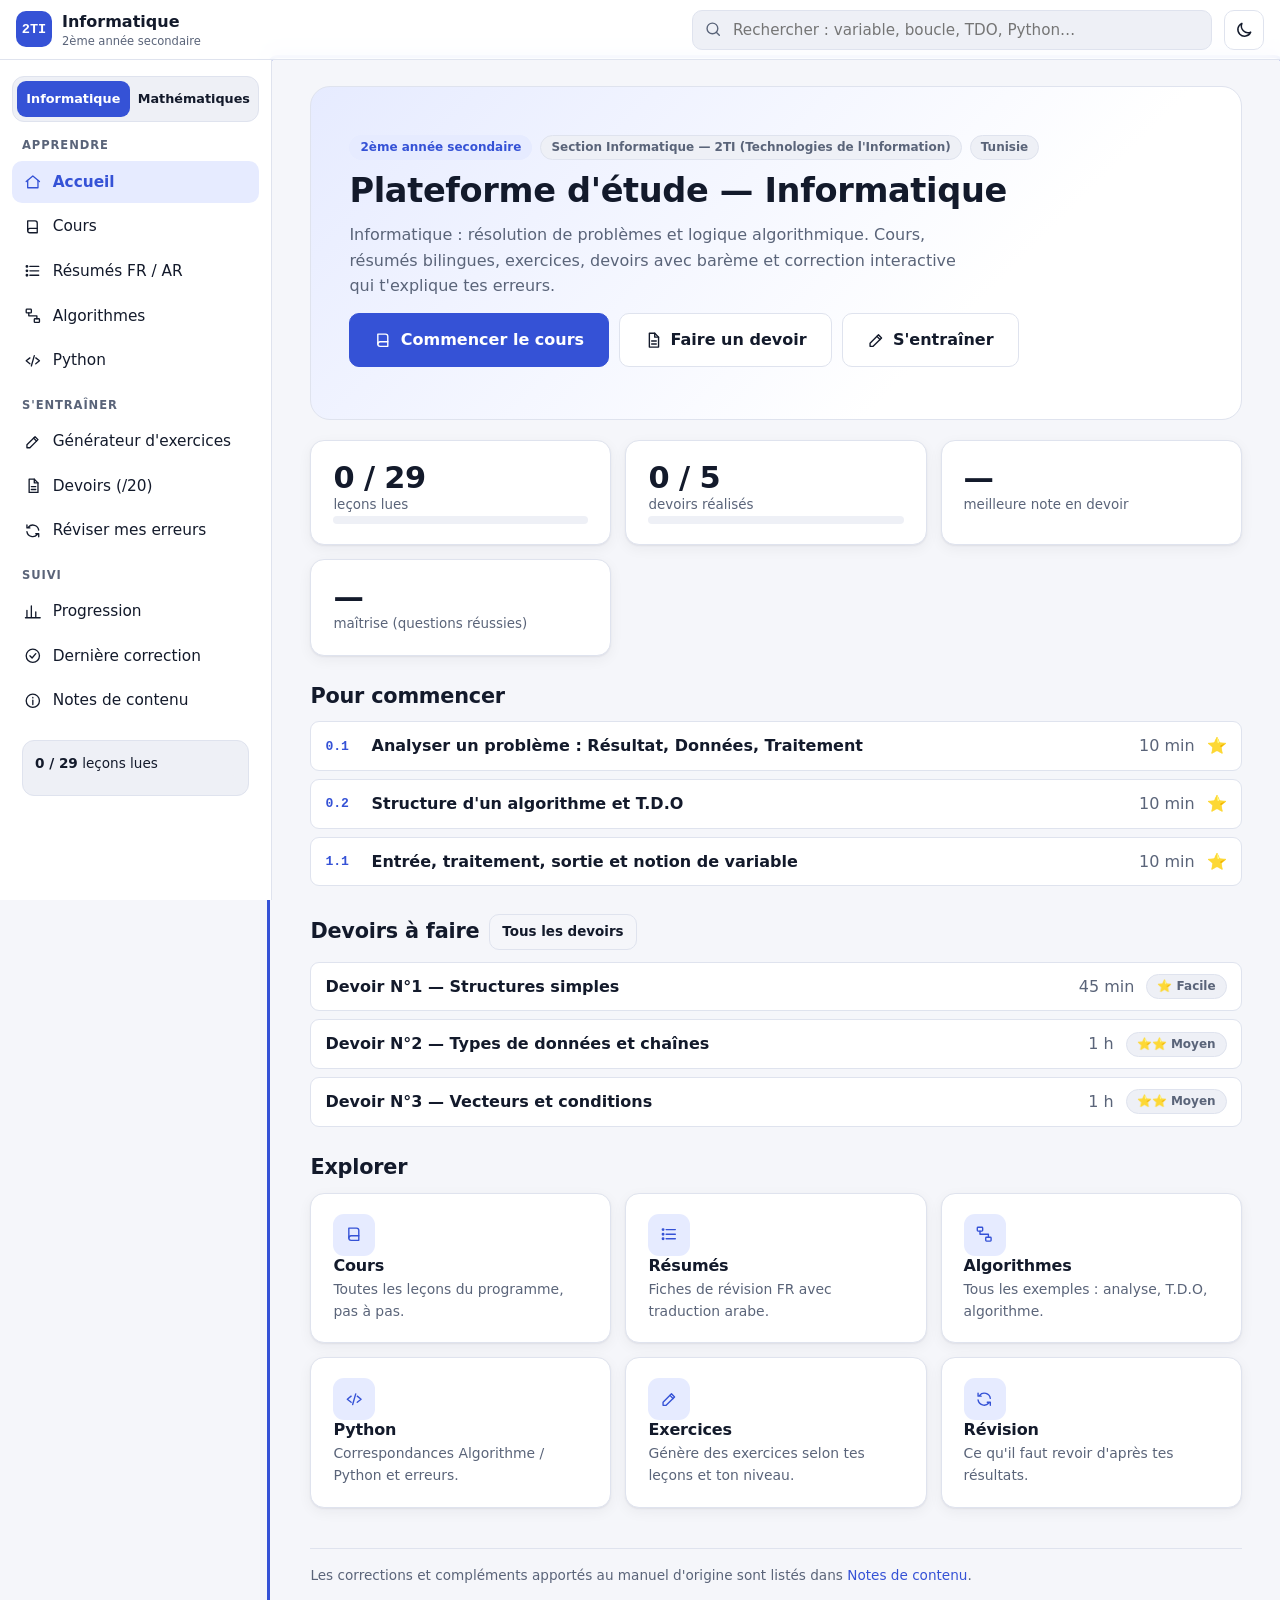
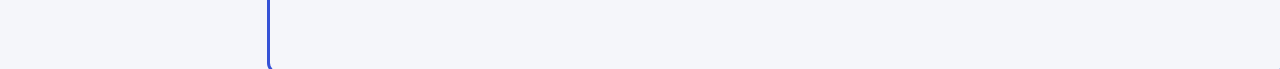
<file: index.html>
<!DOCTYPE html>
<html lang="fr">
<head>
  <meta charset="utf-8">
  <meta name="viewport" content="width=device-width, initial-scale=1">
  <title>Plateforme 2TI — Informatique</title>
  <meta name="description" content="Plateforme d'étude d'informatique pour la 2ème année secondaire (2TI), Tunisie : cours, résumés bilingues FR/AR, exercices, devoirs avec barème et correction interactive.">
  <meta name="theme-color" content="#3552d6">
  <link rel="icon" href="assets/favicon.svg" type="image/svg+xml">
  <link rel="stylesheet" href="css/style.css">
  <link rel="stylesheet" href="css/maths.css">
  <script>
    /* Thème appliqué avant l'affichage pour éviter le clignotement. */
    (function () {
      var t = null;
      try { t = localStorage.getItem("plateforme2ti:theme") || (JSON.parse(localStorage.getItem("plateforme2ti:v1")) || {}).theme; } catch (e) {}
      if (!t) t = window.matchMedia && matchMedia("(prefers-color-scheme: dark)").matches ? "dark" : "light";
      document.documentElement.setAttribute("data-theme", t);
    })();
  </script>
</head>
<body>
  <a class="skip" href="#view">Aller au contenu</a>

  <header class="topbar">
    <button id="menuBtn" class="icon-btn" type="button" aria-label="Ouvrir le menu" aria-expanded="false" aria-controls="sidebar"></button>
    <a class="brand" href="#/accueil" aria-label="Accueil">
      <span class="logo">2TI</span>
      <span>Informatique<small>2ème année secondaire</small></span>
    </a>
    <form id="searchForm" class="search" role="search" autocomplete="off">
      <label class="sr-only" for="searchInput" style="position:absolute;left:-999px">Rechercher</label>
      <input id="searchInput" type="search" placeholder="Rechercher : variable, boucle, TDO, Python…" aria-autocomplete="list" aria-controls="suggest">
      <div id="suggest" class="suggest" hidden></div>
    </form>
    <button id="themeBtn" class="icon-btn" type="button" aria-label="Changer de thème"></button>
  </header>

  <div class="layout">
    <nav id="sidebar" class="sidebar" aria-label="Navigation principale"></nav>
    <div id="scrim" class="scrim"></div>
    <main id="view" tabindex="-1" aria-live="polite"></main>
  </div>

  <noscript><p style="padding:24px">Cette plateforme nécessite JavaScript pour fonctionner.</p></noscript>

  <script>
    window.APP_SUBJECTS = [
      { label: "Informatique", href: "index.html", current: true },
      { label: "Mathématiques", href: "maths/index.html" }
    ];
  </script>
  <script src="data/chapters.js"></script>
  <script src="data/courses-1.js"></script>
  <script src="data/courses-2.js"></script>
  <script src="data/courses-3.js"></script>
  <script src="data/questions-1.js"></script>
  <script src="data/questions-2.js"></script>
  <script src="data/questions-devoirs.js"></script>
  <script src="data/devoirs.js"></script>
  <script src="data/summaries.js"></script>
  <script src="data/refs.js"></script>
  <script src="js/store.js"></script>
  <script src="js/grader.js"></script>
  <script src="js/ui.js"></script>
  <script src="js/views-learn.js"></script>
  <script src="js/views-practice.js"></script>
  <script src="js/app.js"></script>
</body>
</html>
</file>
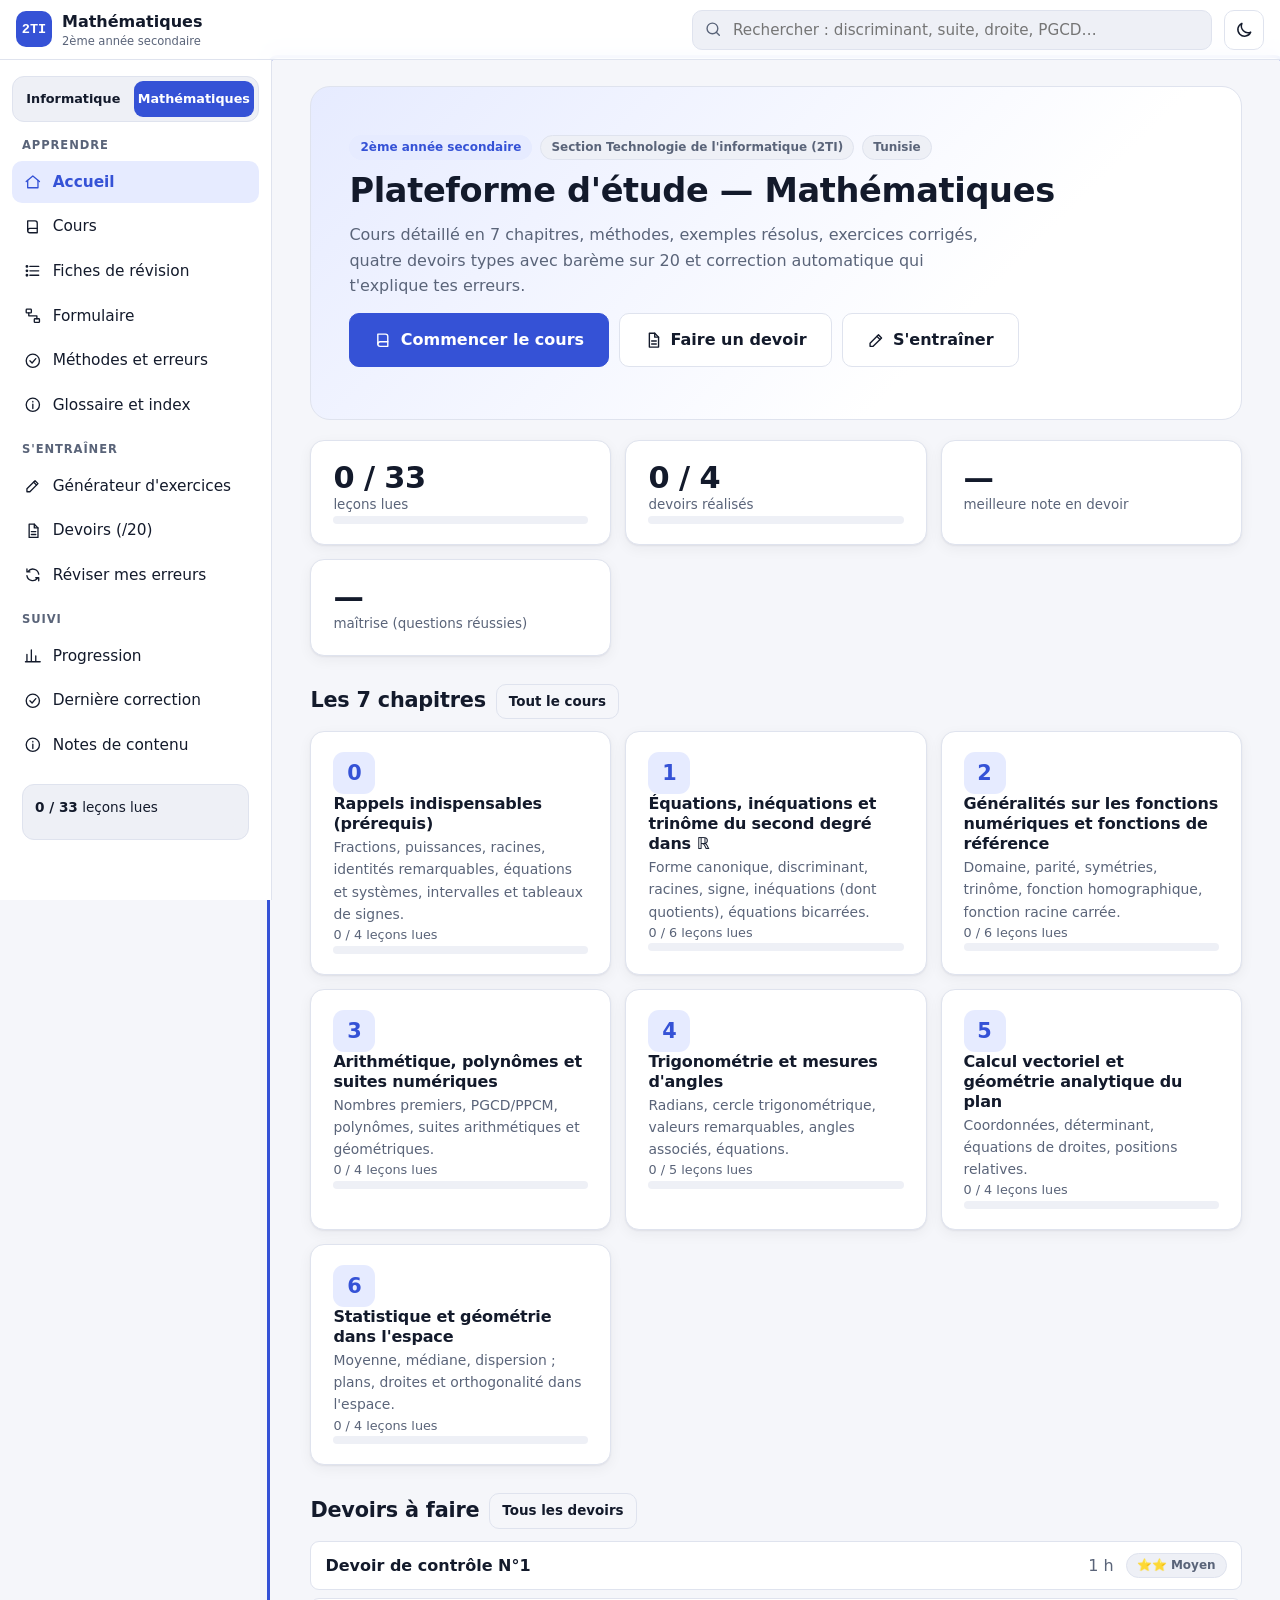
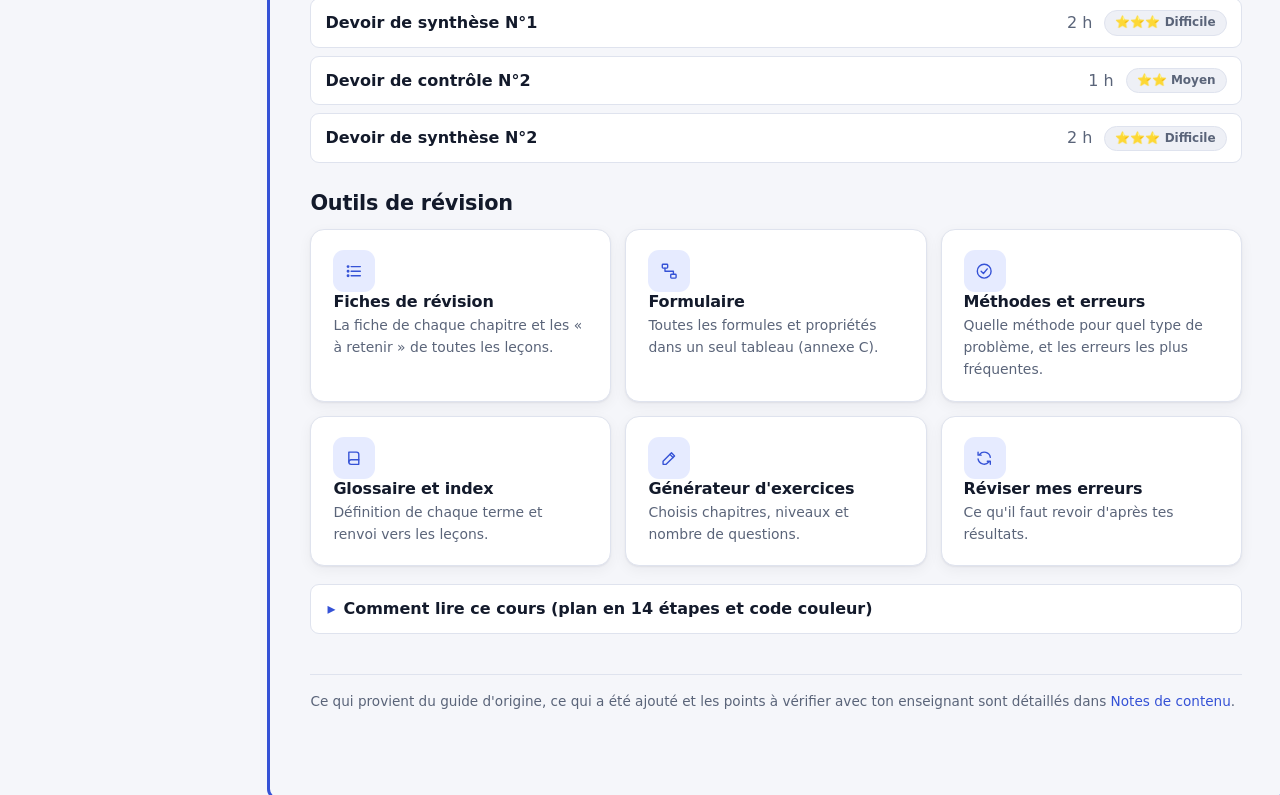
<file: maths/index.html>
<!DOCTYPE html>
<html lang="fr">
<head>
  <meta charset="utf-8">
  <meta name="viewport" content="width=device-width, initial-scale=1">
  <title>Plateforme 2TI — Mathématiques</title>
  <meta name="description" content="Plateforme d'étude de mathématiques pour la 2ème année secondaire, section Technologie de l'informatique (2TI), Tunisie : cours détaillé, méthodes, exercices corrigés, devoirs avec barème sur 20 et correction automatique.">
  <meta name="theme-color" content="#3552d6">
  <link rel="icon" href="../assets/favicon.svg" type="image/svg+xml">
  <link rel="stylesheet" href="../css/style.css">
  <link rel="stylesheet" href="../css/maths.css">
  <script>
    /* Thème appliqué avant l'affichage (partagé avec la matière Informatique). */
    (function () {
      var t = null;
      try { t = localStorage.getItem("plateforme2ti:theme") || (JSON.parse(localStorage.getItem("plateforme2ti:maths:v1")) || {}).theme; } catch (e) {}
      if (!t) t = window.matchMedia && matchMedia("(prefers-color-scheme: dark)").matches ? "dark" : "light";
      document.documentElement.setAttribute("data-theme", t);
    })();
    /* Configuration de la coque (voir js/app.js). */
    window.STORE_KEY = "plateforme2ti:maths:v1";
    window.APP_SUBJECTS = [
      { label: "Informatique", href: "../index.html" },
      { label: "Mathématiques", href: "index.html", current: true }
    ];
    window.APP_NAV = [
      ["", "Apprendre"],
      ["accueil", "Accueil", "home"], ["cours", "Cours", "book"], ["fiches", "Fiches de révision", "list"],
      ["formulaire", "Formulaire", "flow"], ["methodes", "Méthodes et erreurs", "check"], ["glossaire", "Glossaire et index", "info"],
      ["", "S'entraîner"],
      ["exercices", "Générateur d'exercices", "pencil"], ["devoirs", "Devoirs (/20)", "file"],
      ["revision", "Réviser mes erreurs", "refresh"],
      ["", "Suivi"],
      ["progression", "Progression", "chart"], ["correction", "Dernière correction", "check"],
      ["notes", "Notes de contenu", "info"]
    ];
    window.APP_ALIAS = { "": "accueil", lecon: "cours", devoir: "devoirs", recherche: "" };
  </script>
</head>
<body>
  <a class="skip" href="#view">Aller au contenu</a>

  <header class="topbar">
    <button id="menuBtn" class="icon-btn" type="button" aria-label="Ouvrir le menu" aria-expanded="false" aria-controls="sidebar"></button>
    <a class="brand" href="#/accueil" aria-label="Accueil Mathématiques">
      <span class="logo">2TI</span>
      <span>Mathématiques<small>2ème année secondaire</small></span>
    </a>
    <form id="searchForm" class="search" role="search" autocomplete="off">
      <label class="sr-only" for="searchInput" style="position:absolute;left:-999px">Rechercher</label>
      <input id="searchInput" type="search" placeholder="Rechercher : discriminant, suite, droite, PGCD…" aria-autocomplete="list" aria-controls="suggest">
      <div id="suggest" class="suggest" hidden></div>
    </form>
    <button id="themeBtn" class="icon-btn" type="button" aria-label="Changer de thème"></button>
  </header>

  <div class="layout">
    <nav id="sidebar" class="sidebar" aria-label="Navigation principale"></nav>
    <div id="scrim" class="scrim"></div>
    <main id="view" tabindex="-1" aria-live="polite"></main>
  </div>

  <noscript><p style="padding:24px">Cette plateforme nécessite JavaScript pour fonctionner.</p></noscript>

  <script src="data/chapters.js"></script>
  <script src="data/course-m0.js"></script>
  <script src="data/course-m1.js"></script>
  <script src="data/course-m2.js"></script>
  <script src="data/course-m3.js"></script>
  <script src="data/course-m4.js"></script>
  <script src="data/course-m5.js"></script>
  <script src="data/course-m6.js"></script>
  <script src="data/annexes.js"></script>
  <script src="data/questions-m0-m2.js"></script>
  <script src="data/questions-m3-m4.js"></script>
  <script src="data/questions-m5-m6.js"></script>
  <script src="data/questions-devoirs.js"></script>
  <script src="data/devoirs.js"></script>
  <script src="../js/store.js"></script>
  <script src="../js/mathcheck.js"></script>
  <script src="../js/grader.js"></script>
  <script src="../js/ui.js"></script>
  <script src="../js/views-maths.js"></script>
  <script src="../js/views-practice.js"></script>
  <script src="../js/app.js"></script>
</body>
</html>
</file>
<file: css/style.css>
/* ==========================================================================
   Plateforme 2TI — feuille de style (clair / sombre, mobile-first)
   ========================================================================== */
:root {
  --bg: #f5f6fa; --surface: #ffffff; --surface-2: #eef0f6; --border: #dfe3ee; --text: #131a2b; --muted: #5a6479;
  --accent: #3552d6; --accent-ink: #ffffff; --accent-soft: #e6ebff;
  --ok: #17803d; --ok-soft: #e4f6ea; --err: #c0262d; --err-soft: #fdeaea; --warn: #a15c07; --warn-soft: #fff3dc;
  --info: #1b6fa8; --info-soft: #e3f1fb; --star: #8a5cf5; --star-soft: #f0e9ff;
  --code-bg: #101626; --code-text: #e5e9f5; --code-head: #1a2238;
  --tk-kw: #8fb4ff; --tk-str: #a5e3a1; --tk-num: #f6c177; --tk-com: #7a869f; --tk-type: #d9a6f5; --tk-fn: #7ee0d1; --tk-op: #ff9d8a;
  --shadow: 0 1px 2px rgba(15, 23, 42, .06), 0 4px 14px rgba(15, 23, 42, .05);
  --radius: 14px; --radius-sm: 9px; --side-w: 272px; --top-h: 60px;
  --font: Inter, "Segoe UI", system-ui, -apple-system, Roboto, "Helvetica Neue", Arial, sans-serif;
  --mono: "JetBrains Mono", "Fira Code", ui-monospace, SFMono-Regular, Menlo, Consolas, monospace;
  --font-ar: "Noto Naskh Arabic", "Segoe UI", Tahoma, "Geeza Pro", "Arabic Typesetting", Arial, sans-serif;
  color-scheme: light;
}
:root[data-theme="dark"] {
  --bg: #0b1020; --surface: #131a2e; --surface-2: #1b2440; --border: #28335a; --text: #e8ecf8; --muted: #9aa5c4;
  --accent: #7f97ff; --accent-ink: #0b1020; --accent-soft: #1d2748;
  --ok: #4fd183; --ok-soft: #12301f; --err: #ff7b80; --err-soft: #3a1619; --warn: #f0b252; --warn-soft: #36270d;
  --info: #62b4ec; --info-soft: #122d42; --star: #b896ff; --star-soft: #2a2147;
  --code-bg: #0a0f1d; --code-head: #151d34; --shadow: 0 1px 2px rgba(0, 0, 0, .4), 0 6px 20px rgba(0, 0, 0, .25);
  color-scheme: dark;
}
* { box-sizing: border-box; }
html { scroll-behavior: smooth; -webkit-text-size-adjust: 100%; }
body { margin: 0; background: var(--bg); color: var(--text); font: 16px/1.6 var(--font); -webkit-font-smoothing: antialiased; }
a { color: var(--accent); text-decoration: none; }
a:hover { text-decoration: underline; }
:focus-visible { outline: 3px solid var(--accent); outline-offset: 2px; border-radius: 6px; }
h1, h2, h3, h4 { line-height: 1.25; margin: 0 0 .5em; letter-spacing: -.01em; }
h1 { font-size: clamp(1.6rem, 3.4vw, 2.1rem); }
h2 { font-size: 1.3rem; }
h3 { font-size: 1.1rem; }
p { margin: 0 0 .8em; }
code { font: .88em/1.4 var(--mono); background: var(--surface-2); border: 1px solid var(--border); padding: .08em .38em; border-radius: 6px; white-space: pre-wrap; }
ul, ol { padding-left: 1.3em; margin: 0 0 .8em; }
li { margin: .25em 0; }
.skip { position: absolute; left: -999px; top: 8px; background: var(--accent); color: var(--accent-ink); padding: 8px 14px; border-radius: 8px; z-index: 100; }
.skip:focus { left: 8px; }
.icon { display: inline-flex; width: 1.15em; height: 1.15em; flex: none; vertical-align: -.2em; }
.icon svg { width: 100%; height: 100%; }
.muted { color: var(--muted); }
.ltr { unicode-bidi: isolate; direction: ltr; display: inline-block; }

/* ---------- Structure ---------- */
.topbar { position: sticky; top: 0; z-index: 40; height: var(--top-h); display: flex; align-items: center; gap: 12px; padding: 0 16px;
  background: color-mix(in srgb, var(--surface) 92%, transparent); backdrop-filter: blur(8px); border-bottom: 1px solid var(--border); }
.brand { display: flex; align-items: center; gap: 10px; font-weight: 700; color: var(--text); white-space: nowrap; }
.brand:hover { text-decoration: none; }
.logo { display: grid; place-items: center; width: 36px; height: 36px; border-radius: 10px; background: var(--accent); color: var(--accent-ink); font: 700 .85rem var(--mono); }
.brand small { display: block; font-weight: 500; font-size: .72rem; color: var(--muted); margin-top: -3px; }
.icon-btn { display: grid; place-items: center; width: 40px; height: 40px; border: 1px solid var(--border); background: var(--surface); color: var(--text); border-radius: 10px; cursor: pointer; }
.icon-btn:hover { background: var(--surface-2); }
.icon-btn .icon { width: 20px; height: 20px; }
#menuBtn { display: none; }
.search { position: relative; flex: 1; max-width: 520px; margin-left: auto; }
.search input { width: 100%; height: 40px; padding: 0 14px 0 40px; border: 1px solid var(--border); border-radius: 10px; background: var(--surface-2); color: var(--text); font: inherit; font-size: .95rem; }
.search input:focus { background: var(--surface); }
.search .icon { position: absolute; left: 12px; top: 10px; color: var(--muted); }
.suggest { position: absolute; top: 46px; left: 0; right: 0; background: var(--surface); border: 1px solid var(--border); border-radius: 12px; box-shadow: var(--shadow); overflow: hidden; z-index: 60; }
.suggest a { display: block; padding: 10px 14px; color: var(--text); border-bottom: 1px solid var(--border); font-size: .92rem; }
.suggest a:last-child { border-bottom: 0; }
.suggest a:hover, .suggest a:focus { background: var(--accent-soft); text-decoration: none; }
.suggest small { color: var(--muted); margin-left: 6px; }

.layout { display: grid; grid-template-columns: var(--side-w) minmax(0, 1fr); min-height: calc(100vh - var(--top-h)); }
.sidebar { position: sticky; top: var(--top-h); align-self: start; height: calc(100vh - var(--top-h)); overflow-y: auto; padding: 16px 12px 28px; border-right: 1px solid var(--border); background: var(--surface); }
.sidebar .grp { margin: 14px 10px 6px; font-size: .72rem; letter-spacing: .08em; text-transform: uppercase; color: var(--muted); font-weight: 700; }
.nav-link { display: flex; align-items: center; gap: 11px; padding: 9px 12px; margin: 2px 0; border-radius: 10px; color: var(--text); font-weight: 500; font-size: .96rem; }
.nav-link:hover { background: var(--surface-2); text-decoration: none; }
.nav-link[aria-current="page"] { background: var(--accent-soft); color: var(--accent); font-weight: 700; }
.nav-link .count { margin-left: auto; font-size: .75rem; color: var(--muted); }
.side-progress { margin: 18px 10px 0; padding: 12px; border: 1px solid var(--border); border-radius: 12px; font-size: .85rem; background: var(--surface-2); }
.scrim { display: none; }
main { padding: 26px clamp(16px, 3vw, 40px) 72px; width: 100%; max-width: 1060px; margin: 0 auto; outline: none; }
.page-head { margin-bottom: 22px; }
.page-head p { color: var(--muted); max-width: 70ch; }

/* ---------- Fil d'Ariane, badges, boutons ---------- */
.crumbs { display: flex; flex-wrap: wrap; align-items: center; gap: 6px; font-size: .85rem; margin-bottom: 14px; color: var(--muted); }
.crumbs .sep { opacity: .6; }
.crumbs [aria-current] { color: var(--text); font-weight: 600; }
.badge { display: inline-flex; align-items: center; gap: 5px; padding: 2px 10px; border-radius: 999px; font-size: .75rem; font-weight: 600; background: var(--surface-2); color: var(--muted); border: 1px solid var(--border); white-space: nowrap; }
.badge.accent { background: var(--accent-soft); color: var(--accent); border-color: transparent; }
.badge.ok { background: var(--ok-soft); color: var(--ok); border-color: transparent; }
.badge.err { background: var(--err-soft); color: var(--err); border-color: transparent; }
.badge.warn { background: var(--warn-soft); color: var(--warn); border-color: transparent; }
.badge.star { background: var(--star-soft); color: var(--star); border-color: transparent; }
.chips { display: flex; flex-wrap: wrap; gap: 8px; margin: 10px 0; }
.chip { padding: 6px 13px; border-radius: 999px; border: 1px solid var(--border); background: var(--surface); color: var(--text); font: inherit; font-size: .88rem; cursor: pointer; }
.chip:hover { background: var(--surface-2); }
.chip[aria-pressed="true"] { background: var(--accent); color: var(--accent-ink); border-color: var(--accent); }
.btn { display: inline-flex; align-items: center; justify-content: center; gap: 8px; padding: 10px 18px; border-radius: 10px; border: 1px solid var(--border); background: var(--surface); color: var(--text); font: inherit; font-weight: 600; font-size: .94rem; cursor: pointer; text-decoration: none; }
.btn:hover { background: var(--surface-2); text-decoration: none; }
.btn.primary { background: var(--accent); color: var(--accent-ink); border-color: var(--accent); }
.btn.primary:hover { filter: brightness(1.08); }
.btn.ghost { background: transparent; }
.btn.sm { padding: 6px 12px; font-size: .84rem; }
.btn.lg { padding: 13px 24px; font-size: 1rem; }
.btn[aria-pressed="true"] { background: var(--accent-soft); color: var(--accent); border-color: var(--accent); }
.btn-row { display: flex; flex-wrap: wrap; gap: 10px; margin: 14px 0; align-items: center; }

/* ---------- Cartes et grilles ---------- */
.card { background: var(--surface); border: 1px solid var(--border); border-radius: var(--radius); padding: 20px 22px; box-shadow: var(--shadow); margin-bottom: 16px; }
.card > h2:first-child, .card > h3:first-child { margin-top: 0; }
.card.link { display: block; color: var(--text); transition: transform .12s, border-color .12s; }
.card.link:hover { text-decoration: none; border-color: var(--accent); transform: translateY(-2px); }
.grid { display: grid; gap: 14px; grid-template-columns: repeat(auto-fill, minmax(260px, 1fr)); }
.grid .card { margin-bottom: 0; }
.stat { text-align: left; }
.stat .num { font-size: 1.9rem; font-weight: 800; letter-spacing: -.02em; line-height: 1.1; }
.stat .lbl { font-size: .84rem; color: var(--muted); }
.hero { background: linear-gradient(135deg, var(--accent-soft), var(--surface) 70%); border: 1px solid var(--border); border-radius: 20px; padding: clamp(20px, 4vw, 38px); margin-bottom: 20px; }
.hero h1 { margin-bottom: .3em; }
.hero p { max-width: 62ch; color: var(--muted); }
.tile { display: flex; gap: 14px; align-items: flex-start; }
.tile .ico { display: grid; place-items: center; width: 42px; height: 42px; border-radius: 11px; background: var(--accent-soft); color: var(--accent); flex: none; }
.tile h3 { margin: 0 0 2px; font-size: 1rem; }
.tile p { margin: 0; font-size: .87rem; color: var(--muted); }
.bar { height: 8px; border-radius: 99px; background: var(--surface-2); overflow: hidden; }
.bar > span { display: block; height: 100%; background: var(--accent); border-radius: 99px; transition: width .4s; }
.bar.ok > span { background: var(--ok); } .bar.warn > span { background: var(--warn); } .bar.err > span { background: var(--err); }
.row { display: flex; align-items: center; gap: 12px; }
.row.between { justify-content: space-between; }
.row.wrap { flex-wrap: wrap; }
.sec-title { display: flex; align-items: center; gap: 10px; margin: 28px 0 12px; }
.sec-title h2 { margin: 0; }
.empty { text-align: center; padding: 34px 20px; border: 2px dashed var(--border); border-radius: var(--radius); color: var(--muted); }
.empty strong { display: block; color: var(--text); font-size: 1.05rem; margin-bottom: 4px; }

/* ---------- Leçon ---------- */
.lesson-head { margin-bottom: 18px; }
.lesson-head .meta { display: flex; flex-wrap: wrap; gap: 8px; margin-top: 8px; }
.sec { background: var(--surface); border: 1px solid var(--border); border-radius: var(--radius); padding: 18px 22px; margin-bottom: 14px; box-shadow: var(--shadow); }
.sec > h2 { display: flex; align-items: center; gap: 9px; font-size: 1.08rem; margin-bottom: .6em; color: var(--text); }
.sec > h2 .icon { color: var(--accent); }
.sec.rule { border-left: 5px solid var(--accent); background: var(--accent-soft); }
.sec.errors > h2 .icon { color: var(--warn); }
.sec.express { border-left: 5px solid var(--ok); }
.checklist { list-style: none; padding: 0; }
.checklist li { position: relative; padding-left: 28px; }
.checklist li::before { content: ""; position: absolute; left: 4px; top: .5em; width: 12px; height: 7px; border-left: 3px solid var(--ok); border-bottom: 3px solid var(--ok); transform: rotate(-45deg); }
.checklist.warn li::before { content: "!"; border: 0; transform: none; width: auto; height: auto; top: 0; left: 8px; font-weight: 800; color: var(--warn); }
.callout { border-radius: var(--radius-sm); padding: 12px 16px; margin: 12px 0; border: 1px solid var(--border); border-left-width: 5px; background: var(--info-soft); border-left-color: var(--info); }
.callout-head { display: flex; align-items: center; gap: 8px; margin-bottom: 3px; font-size: .88rem; }
.callout-title { color: var(--muted); font-weight: 600; }
.callout-body { font-size: .95rem; }
.c-trap { background: var(--warn-soft); border-left-color: var(--warn); }
.c-bonus { background: var(--star-soft); border-left-color: var(--star); }
.c-verify { background: var(--surface-2); border-left-color: var(--muted); }
.c-ok { background: var(--ok-soft); border-left-color: var(--ok); }
.example { border: 1px solid var(--border); border-radius: var(--radius); padding: 16px 18px; margin: 14px 0; background: var(--surface); }
.example > h3 { margin: 0 0 6px; }
.enonce { padding: 10px 14px; border-radius: var(--radius-sm); background: var(--surface-2); margin-bottom: 12px; }
.dtr { display: grid; gap: 10px; grid-template-columns: repeat(auto-fit, minmax(210px, 1fr)); }
.dtr > div { border: 1px solid var(--border); border-radius: var(--radius-sm); padding: 10px 14px; }
.dtr h4 { margin: 0 0 4px; font-size: .78rem; text-transform: uppercase; letter-spacing: .07em; color: var(--accent); }
.dtr ul { margin: 0; padding-left: 1.1em; }
.split { display: grid; gap: 12px; grid-template-columns: repeat(2, minmax(0, 1fr)); }
.type-chips { display: flex; flex-wrap: wrap; gap: 8px; margin: 0 0 12px; }
.type-chips span { font: 600 .84rem var(--mono); padding: 4px 10px; border-radius: 8px; background: var(--accent-soft); color: var(--accent); }
.type-chips .const { background: var(--warn-soft); color: var(--warn); }
.nav-bottom { display: flex; justify-content: space-between; gap: 12px; margin-top: 24px; flex-wrap: wrap; }
details.acc { border: 1px solid var(--border); border-radius: var(--radius-sm); background: var(--surface); margin: 10px 0; }
details.acc > summary { cursor: pointer; padding: 11px 16px; font-weight: 600; list-style: none; display: flex; align-items: center; gap: 8px; }
details.acc > summary::-webkit-details-marker { display: none; }
details.acc > summary::before { content: "▸"; transition: transform .15s; color: var(--accent); }
details.acc[open] > summary::before { transform: rotate(90deg); }
details.acc > .acc-body { padding: 4px 16px 14px; }
.lesson-row { display: flex; align-items: center; gap: 12px; padding: 11px 14px; border: 1px solid var(--border); border-radius: var(--radius-sm); margin: 8px 0; background: var(--surface); color: var(--text); }
.lesson-row:hover { border-color: var(--accent); text-decoration: none; }
.lesson-row .num { font: 700 .82rem var(--mono); color: var(--accent); min-width: 2.6em; }
.lesson-row .title { flex: 1; font-weight: 600; }
.lesson-row .tick { color: var(--ok); }

/* ---------- Code, tableaux, onglets ---------- */
.codeblock { margin: 12px 0; border-radius: var(--radius-sm); overflow: hidden; background: var(--code-bg); color: var(--code-text); border: 1px solid #00000033; }
.codeblock figcaption { display: flex; align-items: center; justify-content: space-between; gap: 10px; padding: 6px 10px 6px 14px; background: var(--code-head); font-size: .78rem; color: #9fb0d6; min-height: 34px; }
.copy-btn { display: inline-flex; align-items: center; gap: 6px; background: transparent; color: #c7d2ee; border: 1px solid #3a4770; border-radius: 7px; padding: 3px 9px; font: inherit; font-size: .76rem; cursor: pointer; }
.copy-btn:hover { background: #26325a; }
.copy-btn.ok { color: #7ee0a1; border-color: #7ee0a1; }
.codeblock pre { margin: 0; padding: 12px 16px; overflow-x: auto; font: .88rem/1.65 var(--mono); tab-size: 4; }
.codeblock code { background: none; border: 0; padding: 0; font: inherit; white-space: pre; color: inherit; }
.tk-kw { color: var(--tk-kw); font-weight: 600; } .tk-str { color: var(--tk-str); } .tk-num { color: var(--tk-num); }
.tk-com { color: var(--tk-com); font-style: italic; } .tk-type { color: var(--tk-type); } .tk-fn { color: var(--tk-fn); } .tk-op { color: var(--tk-op); font-weight: 700; }
.table-wrap { overflow-x: auto; margin: 12px 0; border: 1px solid var(--border); border-radius: var(--radius-sm); }
table.tbl { width: 100%; border-collapse: collapse; font-size: .92rem; background: var(--surface); }
.tbl caption { text-align: left; padding: 9px 14px; font-weight: 700; background: var(--surface-2); }
.tbl th, .tbl td { padding: 8px 13px; border-bottom: 1px solid var(--border); text-align: left; vertical-align: top; }
.tbl thead th { background: var(--surface-2); font-size: .8rem; text-transform: uppercase; letter-spacing: .04em; color: var(--muted); white-space: nowrap; }
.tbl tr:last-child td { border-bottom: 0; }
.tabs { margin-top: 6px; }
.tablist { display: flex; gap: 4px; overflow-x: auto; border-bottom: 2px solid var(--border); margin-bottom: 12px; scrollbar-width: thin; }
.tab { flex: none; padding: 9px 14px; border: 0; background: none; color: var(--muted); font: inherit; font-weight: 600; font-size: .9rem; cursor: pointer; border-bottom: 3px solid transparent; margin-bottom: -2px; }
.tab:hover { color: var(--text); }
.tab[aria-selected="true"] { color: var(--accent); border-bottom-color: var(--accent); }
.tabpanel[hidden] { display: none; }

/* ---------- Questions et correction ---------- */
.question { background: var(--surface); border: 1px solid var(--border); border-radius: var(--radius); padding: 16px 20px; margin: 14px 0; scroll-margin-top: 80px; }
.q-head { display: flex; flex-wrap: wrap; align-items: center; gap: 8px; margin-bottom: 8px; }
.q-head strong { margin-right: 4px; }
.q-statement { margin-bottom: 10px; }
.options { display: grid; gap: 8px; margin: 8px 0; }
.opt { display: flex; align-items: flex-start; gap: 10px; padding: 10px 14px; border: 1px solid var(--border); border-radius: var(--radius-sm); cursor: pointer; background: var(--surface); }
.opt:hover { border-color: var(--accent); }
.opt input { margin-top: 5px; accent-color: var(--accent); }
.opt:has(input:checked) { background: var(--accent-soft); border-color: var(--accent); }
.field-grid { display: grid; gap: 10px; grid-template-columns: repeat(auto-fit, minmax(230px, 1fr)); margin: 8px 0; }
.field-grid label { display: grid; gap: 4px; font-size: .88rem; font-weight: 600; }
input[type="text"], input[type="number"], select, textarea { width: 100%; padding: 9px 12px; border: 1px solid var(--border); border-radius: var(--radius-sm); background: var(--surface); color: var(--text); font: inherit; }
textarea.code-in { font: .9rem/1.55 var(--mono); min-height: 130px; resize: vertical; tab-size: 4; background: var(--surface-2); }
input:focus, textarea:focus, select:focus { border-color: var(--accent); outline: 2px solid var(--accent-soft); }
.sym-bar { display: flex; flex-wrap: wrap; gap: 6px; margin-bottom: 6px; align-items: center; font-size: .8rem; color: var(--muted); }
.sym-bar button { min-width: 34px; padding: 3px 9px; border: 1px solid var(--border); background: var(--surface); border-radius: 7px; color: var(--text); font: 700 .95rem var(--mono); cursor: pointer; }
.sym-bar button:hover { background: var(--accent-soft); }
.feedback { margin-top: 14px; padding: 14px 16px; border-radius: var(--radius-sm); border: 1px solid var(--border); border-left-width: 6px; }
.feedback.correct { background: var(--ok-soft); border-left-color: var(--ok); }
.feedback.incorrect { background: var(--err-soft); border-left-color: var(--err); }
.feedback.partial { background: var(--warn-soft); border-left-color: var(--warn); }
.fb-head { display: flex; flex-wrap: wrap; align-items: center; gap: 10px; font-weight: 700; margin-bottom: 8px; }
.fb-score { margin-left: auto; font: 800 1rem var(--mono); }
.fb-block { margin: 10px 0 0; }
.fb-block h4 { margin: 0 0 3px; font-size: .78rem; text-transform: uppercase; letter-spacing: .06em; color: var(--muted); }
.answer-box { padding: 8px 12px; border-radius: 8px; background: var(--surface); border: 1px solid var(--border); white-space: pre-wrap; font-family: var(--mono); font-size: .88rem; overflow-x: auto; }
.checks { list-style: none; padding: 0; margin: 0; font-size: .9rem; }
.checks li { display: flex; gap: 8px; align-items: flex-start; }
.checks .y { color: var(--ok); font-weight: 800; } .checks .n { color: var(--err); font-weight: 800; }
.cat { display: inline-block; font-size: .74rem; font-weight: 700; padding: 1px 9px; border-radius: 999px; background: var(--err-soft); color: var(--err); margin-right: 6px; }
.exercise-head { display: flex; align-items: center; gap: 12px; flex-wrap: wrap; margin: 30px 0 4px; padding-bottom: 8px; border-bottom: 2px solid var(--border); }
.exercise-head h2 { margin: 0; flex: 1; }
.sticky-submit { position: sticky; bottom: 0; z-index: 20; display: flex; gap: 12px; align-items: center; justify-content: space-between; flex-wrap: wrap; padding: 12px 16px; margin-top: 24px; background: var(--surface); border: 1px solid var(--border); border-radius: var(--radius); box-shadow: 0 -4px 20px rgba(0, 0, 0, .08); }

/* ---------- Tableau de bord des résultats ---------- */
.dash { display: grid; gap: 16px; grid-template-columns: minmax(220px, 280px) 1fr; align-items: stretch; margin-bottom: 18px; }
.score-card { text-align: center; padding: 22px; border-radius: 20px; border: 1px solid var(--border); background: var(--surface); box-shadow: var(--shadow); }
.score-card .note { font-size: 3rem; font-weight: 800; letter-spacing: -.03em; line-height: 1; }
.score-card .note small { font-size: 1.2rem; color: var(--muted); font-weight: 600; }
.score-card.good .note { color: var(--ok); } .score-card.mid .note { color: var(--warn); } .score-card.low .note { color: var(--err); }
.score-card .verdict { margin: 8px 0 12px; font-weight: 700; }
.kpis { display: grid; gap: 12px; grid-template-columns: repeat(auto-fit, minmax(130px, 1fr)); }
.kpi { border: 1px solid var(--border); border-radius: var(--radius); padding: 14px; background: var(--surface); }
.kpi .num { font-size: 1.7rem; font-weight: 800; line-height: 1.1; }
.kpi .lbl { font-size: .8rem; color: var(--muted); }
.kpi.ok .num { color: var(--ok); } .kpi.err .num { color: var(--err); } .kpi.warn .num { color: var(--warn); }
.chap-row { display: grid; grid-template-columns: minmax(150px, 1.4fr) 2fr auto; align-items: center; gap: 12px; padding: 8px 0; border-bottom: 1px solid var(--border); }
.chap-row:last-child { border: 0; }
.bareme td:last-child, .bareme th:last-child { text-align: right; white-space: nowrap; }
.review-list { counter-reset: r; list-style: none; padding: 0; }
.review-list li { counter-increment: r; display: flex; gap: 12px; align-items: center; padding: 10px 14px; border: 1px solid var(--border); border-radius: var(--radius-sm); margin: 8px 0; background: var(--surface); }
.review-list li::before { content: counter(r); display: grid; place-items: center; width: 28px; height: 28px; border-radius: 50%; background: var(--warn-soft); color: var(--warn); font-weight: 800; flex: none; }
.review-list .grow { flex: 1; }

/* ---------- Résumés / traduction arabe ---------- */
.sum-chapter { margin-bottom: 30px; scroll-margin-top: 80px; }
.sum-chapter > .row h2 { margin: 0; }
.sum-grid { display: grid; gap: 14px; grid-template-columns: repeat(auto-fill, minmax(300px, 1fr)); margin-top: 12px; }
.sum-card { background: var(--surface); border: 1px solid var(--border); border-radius: var(--radius); padding: 16px 20px; }
.sum-card h3 { font-size: 1rem; color: var(--accent); }
.sum-card ul { margin: 0; }
.ar { direction: rtl; text-align: right; font-family: var(--font-ar); font-size: 1.06em; line-height: 1.95; }
.ar ul, .ar ol { padding-left: 0; padding-right: 1.4em; }
.ar code { direction: ltr; unicode-bidi: isolate; font-family: var(--mono); font-size: .82em; }
.ar .row { flex-direction: row-reverse; }
.express-list li { margin: .5em 0; }
.lang-toggle { font-weight: 700; }
.lang-toggle.is-ar { font-family: var(--font-ar); }

/* ---------- Divers ---------- */
.toast { position: fixed; left: 50%; bottom: 24px; transform: translate(-50%, 20px); opacity: 0; background: var(--text); color: var(--bg); padding: 10px 18px; border-radius: 10px; z-index: 100; transition: .25s; font-size: .9rem; }
.toast.show { opacity: 1; transform: translate(-50%, 0); }
mark { background: #ffe58a; color: #1b1500; padding: 0 2px; border-radius: 3px; }
.result-item { display: block; padding: 12px 16px; border: 1px solid var(--border); border-radius: var(--radius-sm); background: var(--surface); margin: 8px 0; color: var(--text); }
.result-item:hover { border-color: var(--accent); text-decoration: none; }
.result-item p { margin: 3px 0 0; color: var(--muted); font-size: .9rem; }
.footer-note { margin-top: 40px; padding-top: 16px; border-top: 1px solid var(--border); font-size: .85rem; color: var(--muted); }
.gen-lessons { display: grid; gap: 4px 18px; grid-template-columns: repeat(auto-fill, minmax(260px, 1fr)); }
.gen-lessons label { display: flex; gap: 8px; align-items: flex-start; font-size: .92rem; padding: 3px 0; }

/* ---------- Responsive ---------- */
@media (max-width: 960px) {
  #menuBtn { display: grid; }
  .layout { grid-template-columns: 1fr; }
  .sidebar { position: fixed; z-index: 55; top: var(--top-h); left: 0; bottom: 0; width: min(300px, 86vw); height: auto; transform: translateX(-102%); transition: transform .2s; box-shadow: var(--shadow); }
  body.menu-open .sidebar { transform: none; }
  body.menu-open .scrim { display: block; position: fixed; inset: var(--top-h) 0 0 0; background: rgba(5, 10, 25, .5); z-index: 50; }
  .brand small { display: none; }
  .dash { grid-template-columns: 1fr; }
}
@media (max-width: 640px) {
  .split { grid-template-columns: 1fr; }
  .chap-row { grid-template-columns: 1fr; gap: 4px; }
  .brand span:not(.logo) { display: none; }
  main { padding-top: 18px; }
  .sec, .card { padding: 16px; }
  .sticky-submit { position: static; }
}
@media (prefers-reduced-motion: reduce) { * { transition: none !important; scroll-behavior: auto !important; } }
@media print { .topbar, .sidebar, .sticky-submit, .btn-row, .nav-bottom { display: none !important; } .layout { display: block; } body { background: #fff; } }
</file>
<file: css/maths.css>
/* ==========================================================================
   Mathématiques — styles propres au contenu converti du document Word
   (encadrés, exemples, exercices, tableaux, figures, dialecte tunisien).
   ========================================================================== */
:root {
  --dia-soft: #fcf8e3; --dia: #9a7b0a;
  --math-font: "Cambria Math", "STIX Two Math", "Noto Sans Math", "Segoe UI Symbol", var(--font);
}
:root[data-theme="dark"] { --dia-soft: #2f2a12; --dia: #e3c04a; }

/* Sélecteur de matière */
.subject-switch { display: flex; gap: 4px; margin: 0 0 12px; padding: 4px; background: var(--surface-2); border: 1px solid var(--border); border-radius: 12px; }
.subject-switch .subj { flex: 1; text-align: center; padding: 8px 4px; border-radius: 9px; font-size: .8rem; white-space: nowrap; font-weight: 600; color: var(--text); }
.subject-switch .subj:hover { text-decoration: none; background: var(--surface); }
.subject-switch .subj.on { background: var(--accent); color: var(--accent-ink); }

/* Contenu des leçons */
.lesson-html { font-size: 1rem; line-height: 1.7; overflow-wrap: anywhere; }
.lesson-html p { margin: 0 0 .65em; }
.lesson-html p.calc { margin-left: 1.1em; padding-left: .8em; border-left: 3px solid var(--border); font-family: var(--math-font); white-space: pre-wrap; }
.lesson-html p.ctr { text-align: center; font-family: var(--math-font); white-space: pre-wrap; }
.lesson-html .box p.ctr { font-size: 1.04rem; }
.lesson-html p.rtl, .lesson-html .rtl { direction: rtl; text-align: right; font-family: var(--font-ar); font-size: 1.05rem; line-height: 1.95; }
.lesson-html strong { font-weight: 700; }

.box { border: 1px solid var(--border); border-left-width: 5px; border-radius: var(--radius-sm); padding: 12px 16px; margin: 14px 0; background: var(--surface-2); }
.box > :last-child { margin-bottom: 0; }
.box-title { font-weight: 700; margin-bottom: 6px; }
.b-def { background: var(--info-soft); border-left-color: var(--info); }
.b-def .box-title { color: var(--info); }
.b-prop, .b-sum { background: var(--ok-soft); border-left-color: var(--ok); }
.b-prop .box-title, .b-sum .box-title { color: var(--ok); }
.b-method { background: var(--warn-soft); border-left-color: var(--warn); }
.b-method .box-title { color: var(--warn); }
.b-err { background: var(--err-soft); border-left-color: var(--err); }
.b-err .box-title { color: var(--err); }
.b-dialect { background: var(--dia-soft); border-left-color: var(--dia); }
.b-dialect .box-title { color: var(--dia); }
.b-info { background: var(--accent-soft); border-left-color: var(--accent); }
.b-note { background: var(--surface-2); border-left-color: var(--muted); }

.ex-block { border: 1px solid var(--border); border-left: 5px solid var(--star); background: var(--star-soft); border-radius: var(--radius-sm); padding: 12px 16px; margin: 14px 0; }
.ex-title { color: var(--star); margin: 0 0 6px; font-size: 1rem; }
.ex-block .resol { margin: 10px 0 4px; font-size: .9rem; text-transform: uppercase; letter-spacing: .04em; color: var(--muted); }

.exo { border: 1px solid var(--border); border-radius: var(--radius-sm); padding: 12px 16px; margin: 14px 0; background: var(--surface); }
.exo-title { margin: 0 0 8px; font-size: 1rem; padding: 6px 10px; background: var(--surface-2); border-radius: 8px; }
.exo-title em { color: var(--muted); font-weight: 400; font-size: .85em; }
details.corr { margin-top: 8px; border: 1px dashed var(--border); border-radius: 8px; padding: 6px 12px; }
details.corr > summary { cursor: pointer; font-weight: 600; color: var(--accent); }
details.corr[open] > summary { margin-bottom: 8px; }

.doc-tbl { width: 100%; border-collapse: collapse; font-size: .95rem; }
.doc-tbl th { background: var(--accent); color: var(--accent-ink); text-align: center; text-transform: none; letter-spacing: 0; font-size: .92rem; white-space: normal; }
.doc-tbl td { font-family: var(--math-font); }
.doc-tbl td.c, .doc-tbl th.c { text-align: center; }
.lesson-html .doc-tbl td, .lesson-html .doc-tbl th { padding: 7px 11px; border: 1px solid var(--border); }
.tbl.doc-tbl td { vertical-align: middle; }
.table-wrap .doc-tbl td { white-space: normal; }

.figure { margin: 14px 0; text-align: center; }
.fig { max-width: 100%; height: auto; background: #fff; padding: 6px; border: 1px solid var(--border); border-radius: 10px; }
figcaption { color: var(--muted); font-size: .9rem; margin-top: 4px; }

/* En-tête de leçon */
.provenance { font-size: .9rem; margin: 8px 0 0; font-style: italic; }
.lesson-plan { display: flex; flex-wrap: wrap; align-items: center; gap: 6px; margin: 0 0 14px; font-size: .88rem; }
.chip.sm { padding: 3px 10px; font-size: .8rem; }
.sec.step > h2 { gap: 10px; }
.step-n { display: inline-grid; place-items: center; min-width: 30px; height: 30px; padding: 0 8px; border-radius: 999px; background: var(--accent); color: var(--accent-ink); font: 700 .85rem var(--font); }
.chap-intro { margin: 16px 0; }
.chap-grid { grid-template-columns: repeat(auto-fill, minmax(300px, 1fr)); }
.num-ico { display: grid; place-items: center; font: 800 1.3rem var(--font); color: var(--accent); }
.express-list li { margin: .5em 0; }
.q-hint { color: var(--muted); font-size: .86rem; margin: 0 0 6px; }
.math-bar button { font-family: var(--math-font); font-weight: 600; }
.doc-corr .lesson-html p { margin-bottom: .5em; }

@media (max-width: 760px) {
  .lesson-html p.calc { margin-left: .4em; padding-left: .6em; }
  .lesson-plan { display: none; }
}
@media print { .lesson-plan, .subject-switch { display: none !important; } details.corr:not([open]) > * { display: block !important; } }

/* Empêche un tableau large d'élargir la page sur mobile */
main#view { min-width: 0; }
@media (max-width: 900px) { .layout { grid-template-columns: minmax(0, 1fr); } }
.chips { max-width: 100%; }
</file>
